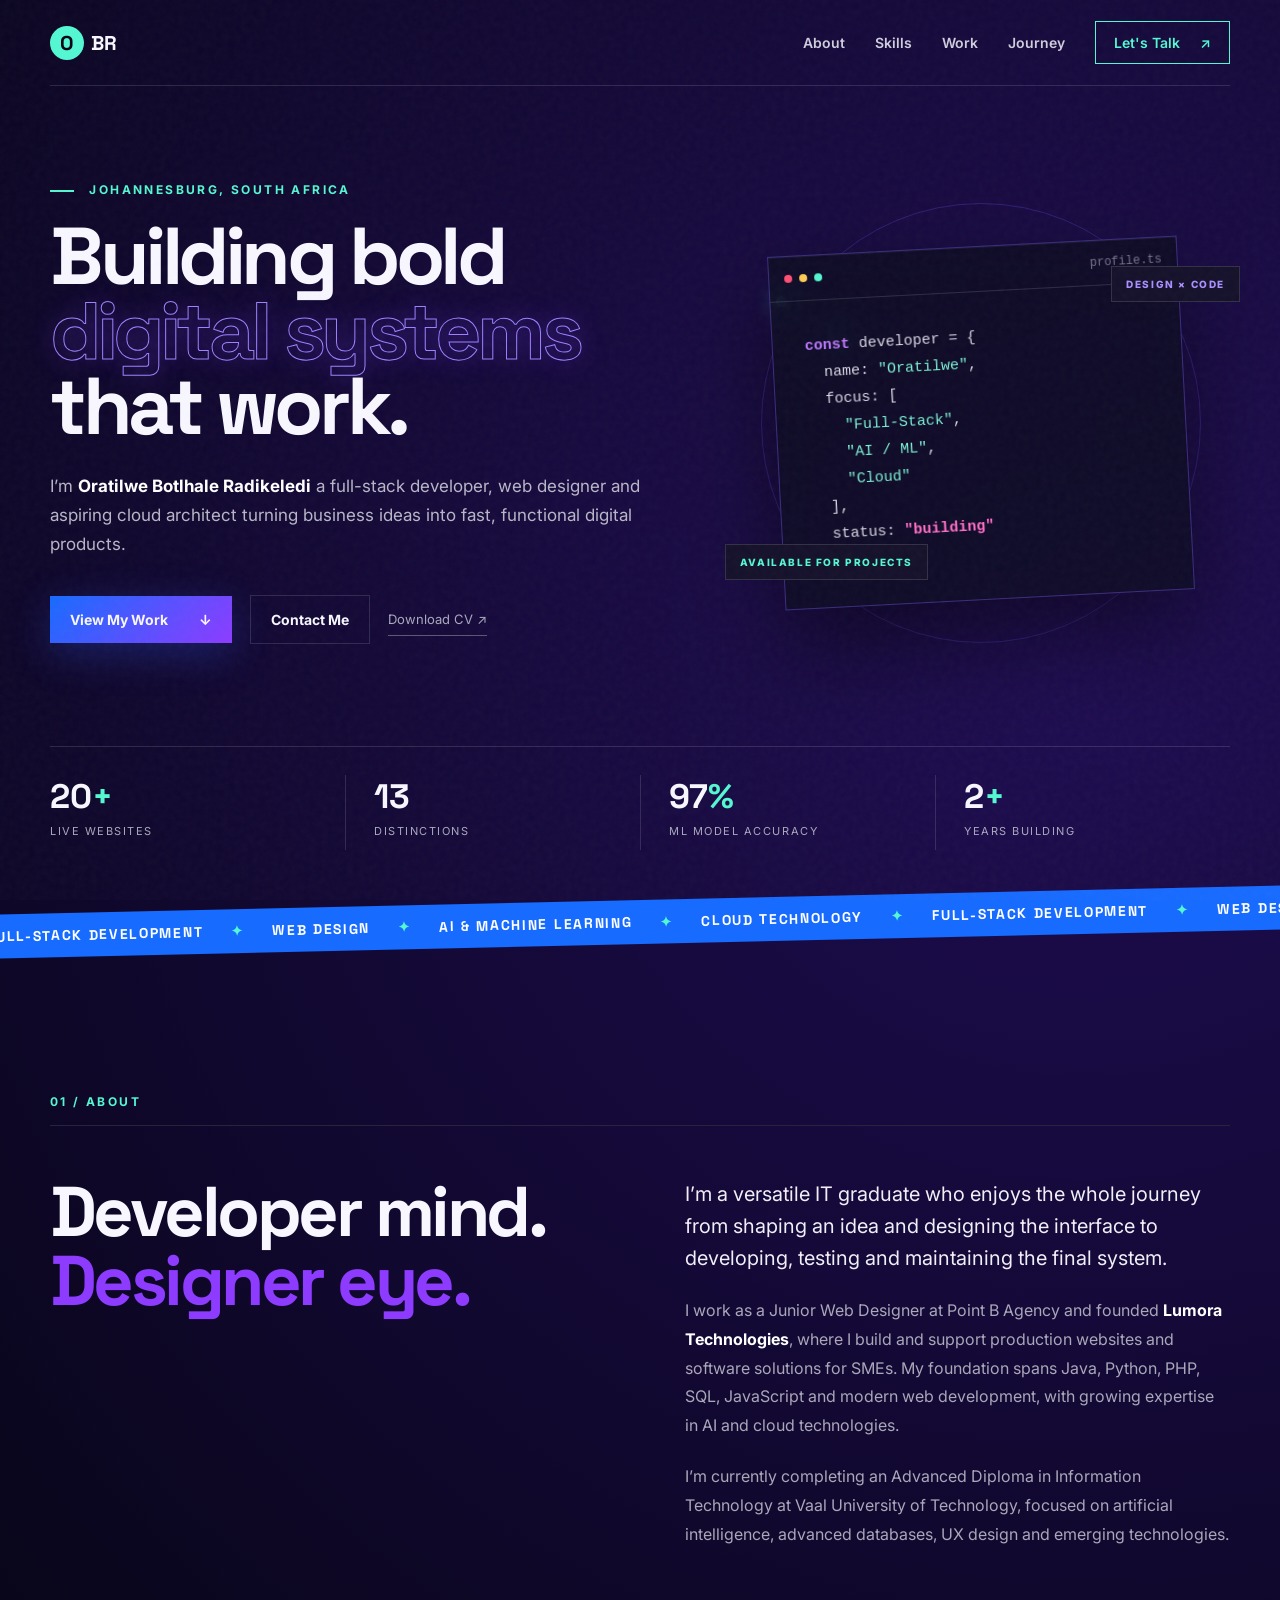
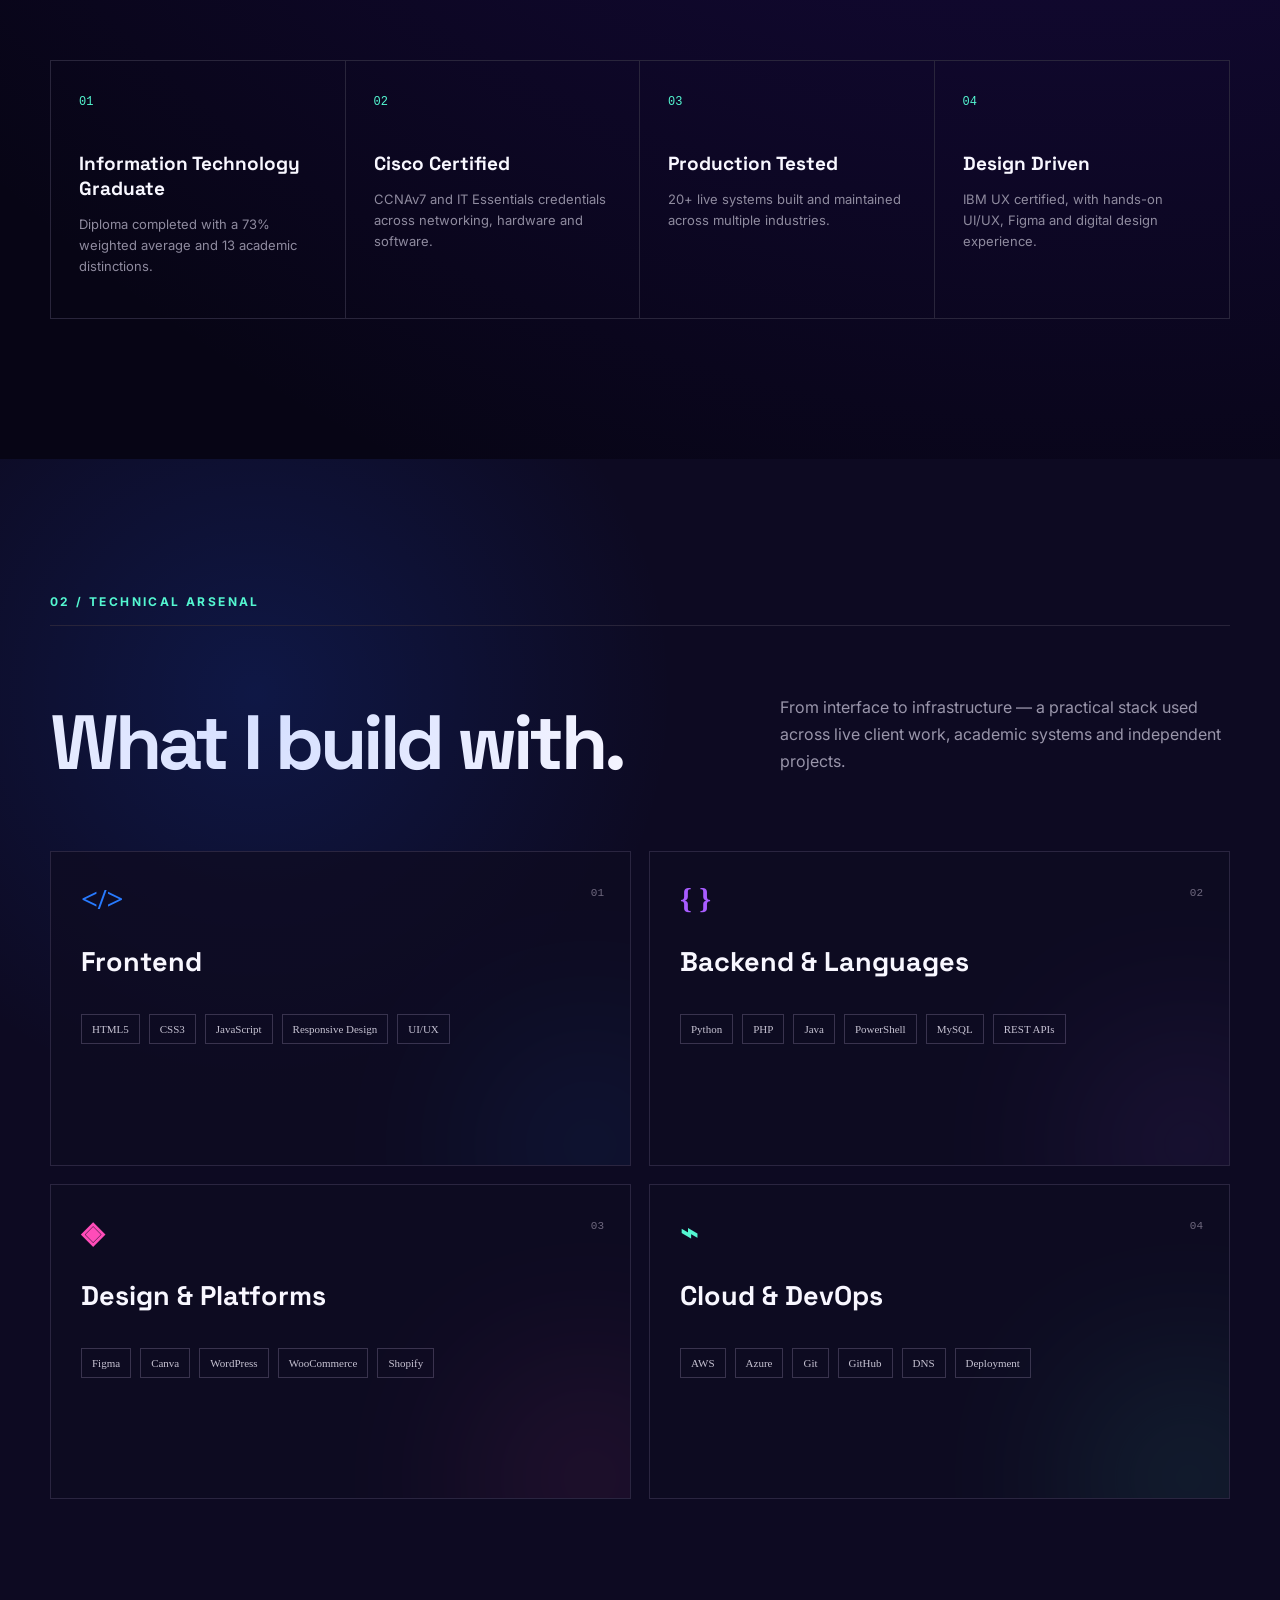
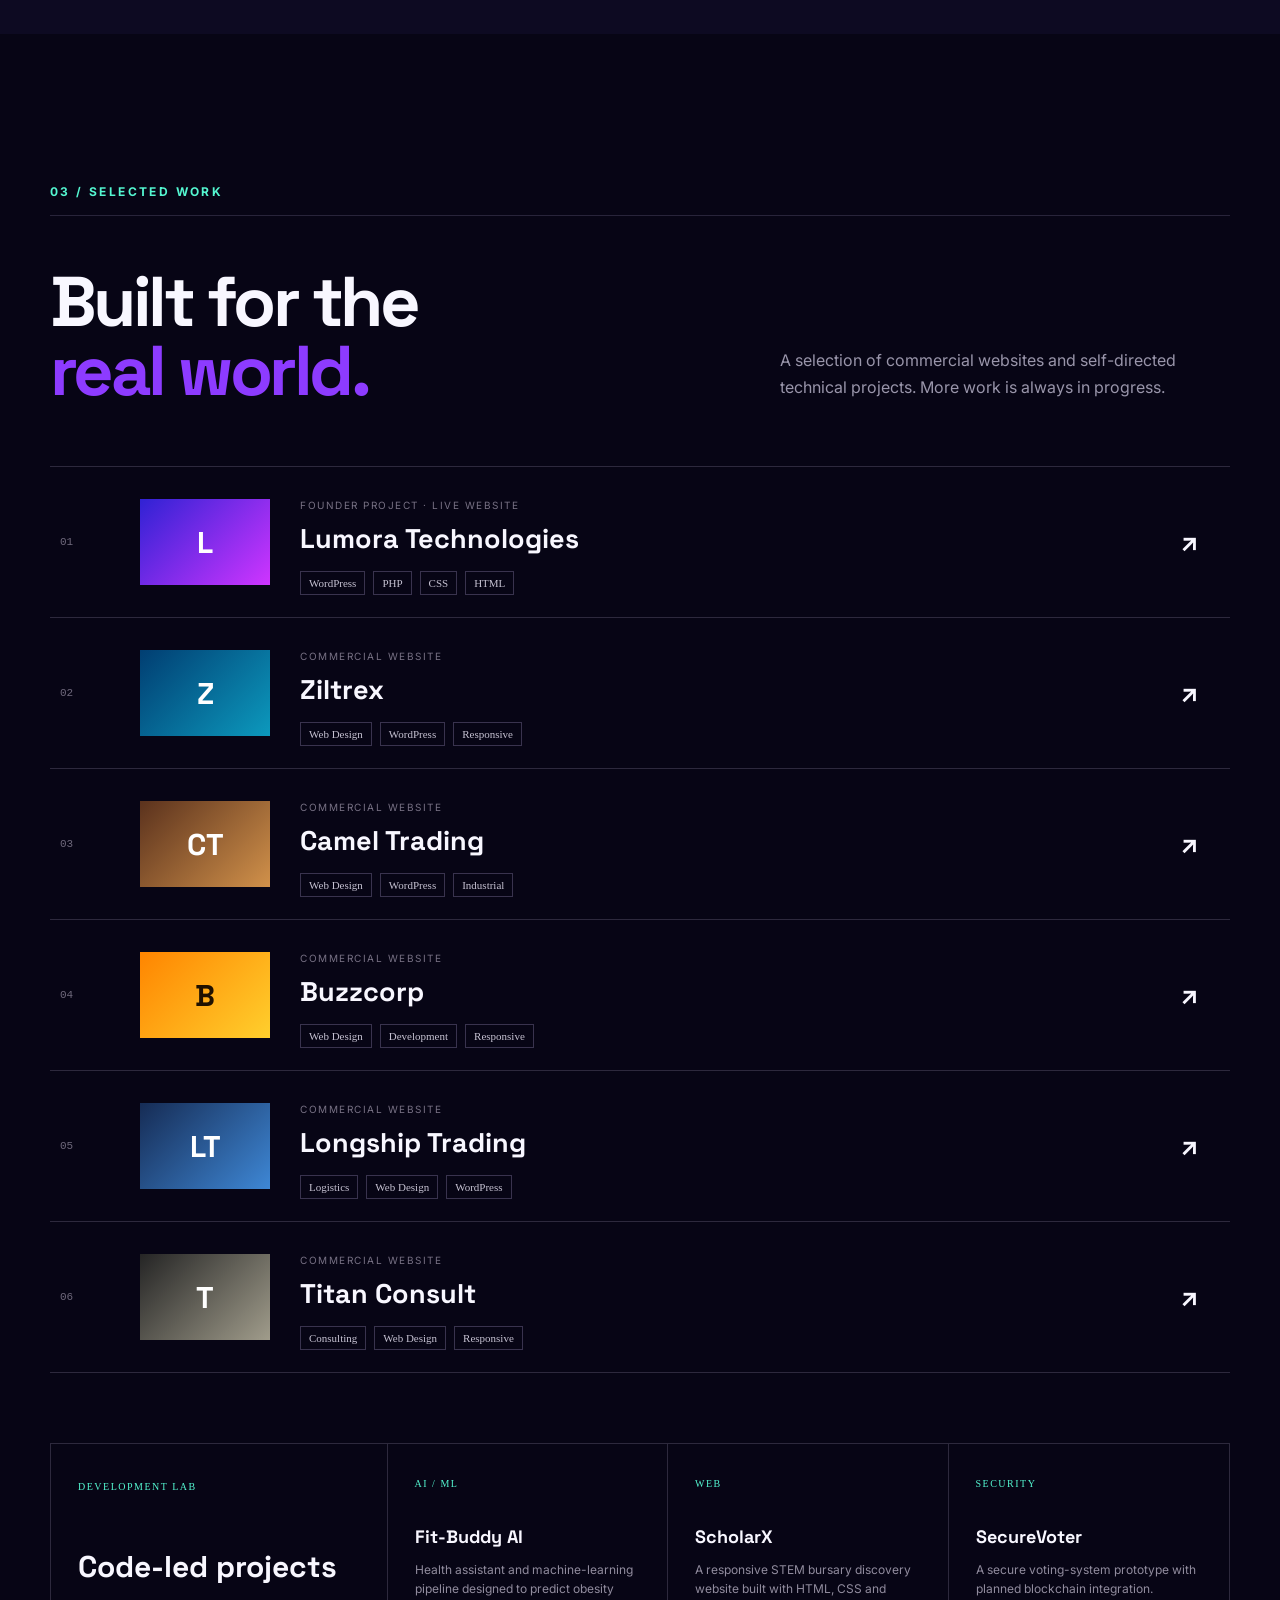
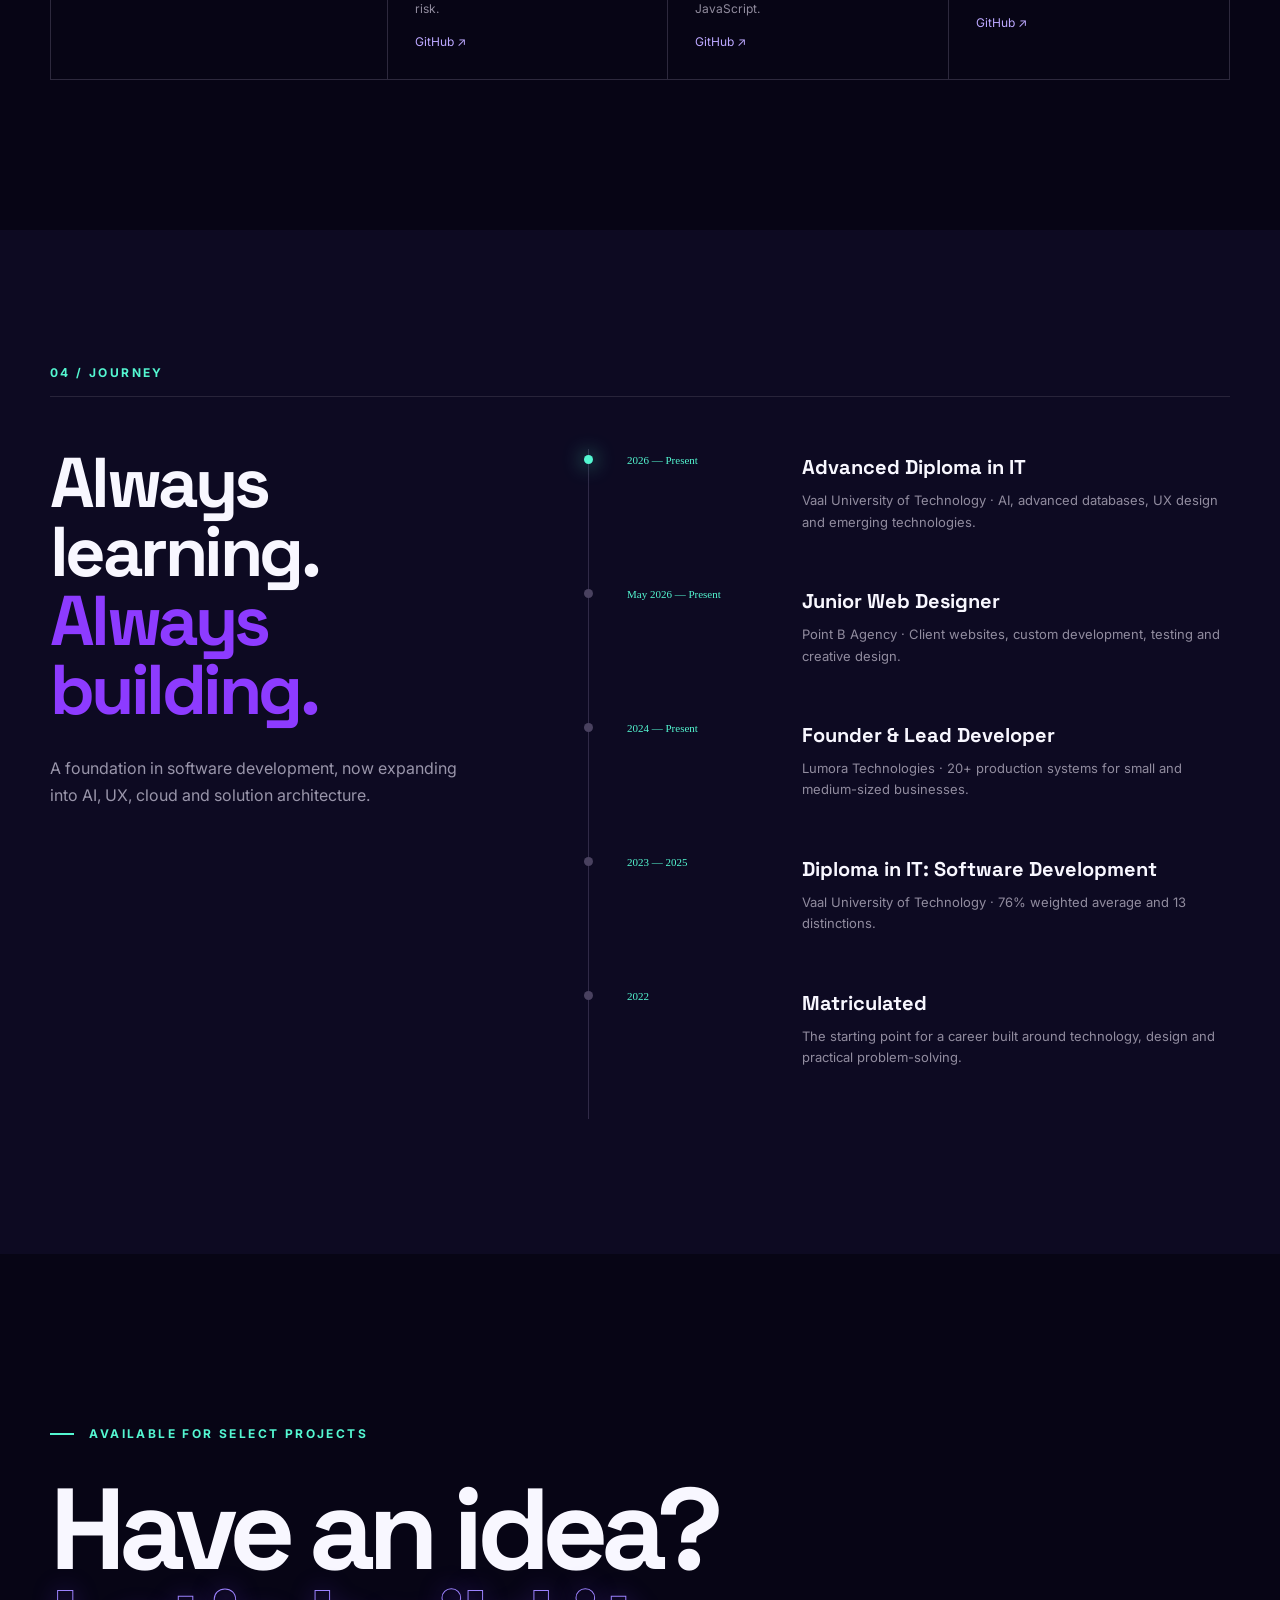
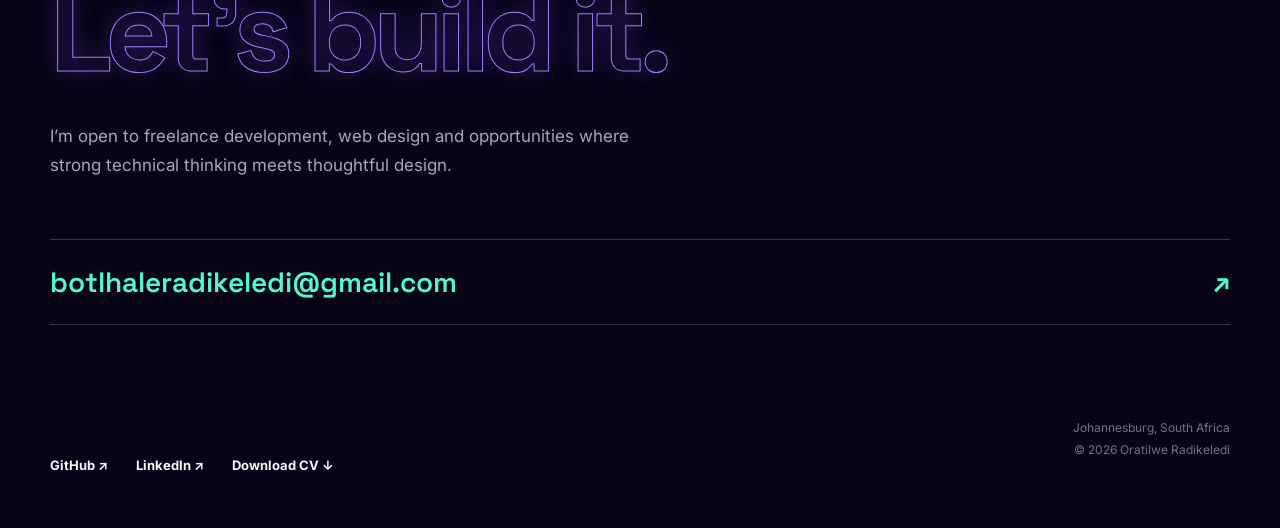
<file: index.html>
<!doctype html>
<html lang="en">
<head>
  <meta charset="utf-8">
  <meta name="viewport" content="width=device-width,initial-scale=1">
  <meta name="theme-color" content="#070515">
  <meta name="description" content="Portfolio of Oratilwe Botlhale Radikeledi — full-stack developer, web designer and aspiring cloud architect in Johannesburg.">
  <title>Oratilwe Radikeledi | Full-Stack Developer & Web Designer</title>
  <link rel="icon" type="image/svg+xml" href="data:image/svg+xml,%3Csvg xmlns='http://www.w3.org/2000/svg' viewBox='0 0 64 64'%3E%3Crect width='64' height='64' rx='14' fill='%23070515'/%3E%3Cpath d='M13 32 25 20v8h14v-8l12 12-12 12v-8H25v8Z' fill='%2354f7d1'/%3E%3C/svg%3E">
  <link rel="preconnect" href="https://fonts.googleapis.com">
  <link rel="preconnect" href="https://fonts.gstatic.com" crossorigin>
  <link href="https://fonts.googleapis.com/css2?family=Inter:wght@400;500;600;700;800;900&family=Space+Grotesk:wght@500;600;700&display=swap" rel="stylesheet">
  <link rel="stylesheet" href="styles.css">
</head>
<body>
  <div class="noise" aria-hidden="true"></div>
  <header class="site-header">
    <a class="brand" href="#top" aria-label="Oratilwe Radikeledi home"><span>O</span>BR</a>
    <button class="menu-toggle" aria-label="Open menu" aria-expanded="false"><i></i><i></i></button>
    <nav aria-label="Main navigation">
      <a href="#about">About</a><a href="#skills">Skills</a><a href="#work">Work</a><a href="#journey">Journey</a>
      <a class="nav-cta" href="#contact">Let's Talk <span>↗</span></a>
    </nav>
  </header>

  <main id="top">
    <section class="hero section-shell">
      <div class="hero-copy reveal">
        <p class="eyebrow"><span></span> Johannesburg, South Africa</p>
        <h1>Building bold<br><em>digital systems</em><br>that work.</h1>
        <p class="hero-intro">I’m <strong>Oratilwe Botlhale Radikeledi</strong> a full-stack developer, web designer and aspiring cloud architect turning business ideas into fast, functional digital products.</p>
        <div class="hero-actions">
          <a class="button primary" href="#work">View My Work <span>↓</span></a>
          <a class="button secondary" href="#contact">Contact Me</a>
          <a class="text-link" href="Oratilwe_CV.pdf" download>Download CV <span>↗</span></a>
        </div>
      </div>
      <div class="hero-visual reveal" aria-label="Code-inspired visual showing Oratilwe's roles">
        <div class="orbit orbit-one"></div><div class="orbit orbit-two"></div>
        <div class="code-card">
          <div class="window-dots"><i></i><i></i><i></i><span>profile.ts</span></div>
          <pre><code><b>const</b> developer = {
  name: <em>"Oratilwe"</em>,
  focus: [
    <em>"Full-Stack"</em>,
    <em>"AI / ML"</em>,
    <em>"Cloud"</em>
  ],
  status: <strong>"building"</strong>
};</code></pre>
        </div>
        <div class="float-label label-one">DESIGN × CODE</div>
        <div class="float-label label-two">AVAILABLE FOR PROJECTS</div>
      </div>
      <div class="stats reveal">
        <div><strong>20<span>+</span></strong><p>Live Websites</p></div>
        <div><strong>13</strong><p>Distinctions</p></div>
        <div><strong>97<span>%</span></strong><p>ML Model Accuracy</p></div>
        <div><strong>2<span>+</span></strong><p>Years Building</p></div>
      </div>
    </section>

    <section class="marquee" aria-label="Specialisms"><div>FULL-STACK DEVELOPMENT <span>✦</span> WEB DESIGN <span>✦</span> AI & MACHINE LEARNING <span>✦</span> CLOUD TECHNOLOGY <span>✦</span> FULL-STACK DEVELOPMENT <span>✦</span> WEB DESIGN <span>✦</span></div></section>

    <section id="about" class="about section-shell">
      <div class="section-kicker reveal">01 / About</div>
      <div class="about-grid">
        <h2 class="reveal">Developer mind.<br><span>Designer eye.</span></h2>
        <div class="about-copy reveal">
          <p class="lead">I’m a versatile IT graduate who enjoys the whole journey from shaping an idea and designing the interface to developing, testing and maintaining the final system.</p>
          <p>I work as a Junior Web Designer at Point B Agency and founded <strong>Lumora Technologies</strong>, where I build and support production websites and software solutions for SMEs. My foundation spans Java, Python, PHP, SQL, JavaScript and modern web development, with growing expertise in AI and cloud technologies.</p>
          <p>I’m currently completing an Advanced Diploma in Information Technology at Vaal University of Technology, focused on artificial intelligence, advanced databases, UX design and emerging technologies.</p>
        </div>
      </div>
      <div class="credential-grid reveal">
        <article><b>01</b><h3>Information Technology Graduate</h3><p>Diploma completed with a 73% weighted average and 13 academic distinctions.</p></article>
        <article><b>02</b><h3>Cisco Certified</h3><p>CCNAv7 and IT Essentials credentials across networking, hardware and software.</p></article>
        <article><b>03</b><h3>Production Tested</h3><p>20+ live systems built and maintained across multiple industries.</p></article>
        <article><b>04</b><h3>Design Driven</h3><p>IBM UX certified, with hands-on UI/UX, Figma and digital design experience.</p></article>
      </div>
    </section>

    <section id="skills" class="skills-section">
      <div class="section-shell">
        <div class="section-kicker light reveal">02 / Technical Arsenal</div>
        <div class="skills-heading reveal"><h2>What I build with.</h2><p>From interface to infrastructure — a practical stack used across live client work, academic systems and independent projects.</p></div>
        <div class="skills-grid">
          <article class="skill-card accent-blue reveal"><div class="skill-icon">&lt;/&gt;</div><p>01</p><h3>Frontend</h3><div class="tags"><span>HTML5</span><span>CSS3</span><span>JavaScript</span><span>Responsive Design</span><span>UI/UX</span></div></article>
          <article class="skill-card accent-purple reveal"><div class="skill-icon">{ }</div><p>02</p><h3>Backend & Languages</h3><div class="tags"><span>Python</span><span>PHP</span><span>Java</span><span>PowerShell</span><span>MySQL</span><span>REST APIs</span></div></article>
          <article class="skill-card accent-pink reveal"><div class="skill-icon">◈</div><p>03</p><h3>Design & Platforms</h3><div class="tags"><span>Figma</span><span>Canva</span><span>WordPress</span><span>WooCommerce</span><span>Shopify</span></div></article>
          <article class="skill-card accent-green reveal"><div class="skill-icon">⌁</div><p>04</p><h3>Cloud & DevOps</h3><div class="tags"><span>AWS</span><span>Azure</span><span>Git</span><span>GitHub</span><span>DNS</span><span>Deployment</span></div></article>
        </div>
      </div>
    </section>

    <section id="work" class="projects section-shell">
      <div class="section-kicker reveal">03 / Selected Work</div>
      <div class="projects-heading reveal"><h2>Built for the<br><span>real world.</span></h2><p>A selection of commercial websites and self-directed technical projects. More work is always in progress.</p></div>
      <div class="project-list">
        <a class="project featured reveal" href="https://lumoratechnologies.co.za/" target="_blank" rel="noopener"><div class="project-no">01</div><div class="project-art lumora"><span>L</span></div><div class="project-info"><p>Founder Project · Live Website</p><h3>Lumora Technologies</h3><div><span>WordPress</span><span>PHP</span><span>CSS</span><span>HTML</span></div></div><b>↗</b></a>
        <a class="project reveal" href="https://ziltrex.co.za/" target="_blank" rel="noopener"><div class="project-no">02</div><div class="project-art ziltrex"><span>Z</span></div><div class="project-info"><p>Commercial Website</p><h3>Ziltrex</h3><div><span>Web Design</span><span>WordPress</span><span>Responsive</span></div></div><b>↗</b></a>
        <a class="project reveal" href="https://camel-trading.co.za/" target="_blank" rel="noopener"><div class="project-no">03</div><div class="project-art camel"><span>CT</span></div><div class="project-info"><p>Commercial Website</p><h3>Camel Trading</h3><div><span>Web Design</span><span>WordPress</span><span>Industrial</span></div></div><b>↗</b></a>
        <a class="project reveal" href="https://buzzcorp.co.za/" target="_blank" rel="noopener"><div class="project-no">04</div><div class="project-art buzz"><span>B</span></div><div class="project-info"><p>Commercial Website</p><h3>Buzzcorp</h3><div><span>Web Design</span><span>Development</span><span>Responsive</span></div></div><b>↗</b></a>
        <a class="project reveal" href="https://longshiptrading.co.za/" target="_blank" rel="noopener"><div class="project-no">05</div><div class="project-art longship"><span>LT</span></div><div class="project-info"><p>Commercial Website</p><h3>Longship Trading</h3><div><span>Logistics</span><span>Web Design</span><span>WordPress</span></div></div><b>↗</b></a>
        <a class="project reveal" href="https://titanconsult.co.uk/" target="_blank" rel="noopener"><div class="project-no">06</div><div class="project-art titan"><span>T</span></div><div class="project-info"><p>Commercial Website</p><h3>Titan Consult</h3><div><span>Consulting</span><span>Web Design</span><span>Responsive</span></div></div><b>↗</b></a>
      </div>
      <div class="lab-projects reveal">
        <div class="lab-title"><p>Development Lab</p><h3>Code-led projects</h3></div>
        <article><span>AI / ML</span><h4>Fit-Buddy AI</h4><p>Health assistant and machine-learning pipeline designed to predict obesity risk.</p><a href="https://github.com/OratilweBotlhale" target="_blank" rel="noopener">GitHub ↗</a></article>
        <article><span>WEB</span><h4>ScholarX</h4><p>A responsive STEM bursary discovery website built with HTML, CSS and JavaScript.</p><a href="https://github.com/OratilweBotlhale" target="_blank" rel="noopener">GitHub ↗</a></article>
        <article><span>SECURITY</span><h4>SecureVoter</h4><p>A secure voting-system prototype with planned blockchain integration.</p><a href="https://github.com/OratilweBotlhale" target="_blank" rel="noopener">GitHub ↗</a></article>
      </div>
    </section>

    <section id="journey" class="journey">
      <div class="section-shell">
        <div class="section-kicker light reveal">04 / Journey</div>
        <div class="journey-grid">
          <div class="journey-title reveal"><h2>Always learning.<br><span>Always building.</span></h2><p>A foundation in software development, now expanding into AI, UX, cloud and solution architecture.</p></div>
          <div class="timeline">
            <article class="reveal active"><time>2026 — Present</time><div><h3>Advanced Diploma in IT</h3><p>Vaal University of Technology · AI, advanced databases, UX design and emerging technologies.</p></div></article>
            <article class="reveal"><time>May 2026 — Present</time><div><h3>Junior Web Designer</h3><p>Point B Agency · Client websites, custom development, testing and creative design.</p></div></article>
            <article class="reveal"><time>2024 — Present</time><div><h3>Founder & Lead Developer</h3><p>Lumora Technologies · 20+ production systems for small and medium-sized businesses.</p></div></article>
            <article class="reveal"><time>2023 — 2025</time><div><h3>Diploma in IT: Software Development</h3><p>Vaal University of Technology · 76% weighted average and 13 distinctions.</p></div></article>
            <article class="reveal"><time>2022</time><div><h3>Matriculated</h3><p>The starting point for a career built around technology, design and practical problem-solving.</p></div></article>
          </div>
        </div>
      </div>
    </section>

    <section id="contact" class="contact section-shell">
      <p class="eyebrow reveal"><span></span> Available for select projects</p>
      <h2 class="reveal">Have an idea?<br><em>Let’s build it.</em></h2>
      <p class="contact-copy reveal">I’m open to freelance development, web design and opportunities where strong technical thinking meets thoughtful design.</p>
      <a class="email-link reveal" href="mailto:botlhaleradikeledi@gmail.com">botlhaleradikeledi@gmail.com <span>↗</span></a>
      <div class="contact-bottom reveal">
        <div><a href="https://github.com/OratilweBotlhale" target="_blank" rel="noopener">GitHub ↗</a><a href="https://www.linkedin.com/in/oratilwe-botlhale-radikeledi-1a133b292/" target="_blank" rel="noopener">LinkedIn ↗</a><a href="Oratilwe_CV.pdf" download>Download CV ↓</a></div>
        <p>Johannesburg, South Africa<br>© 2026 Oratilwe Radikeledi</p>
      </div>
    </section>
  </main>
  <script src="script.js"></script>
</body>
</html>
</file>
<file: styles.css>
:root{--bg:#070515;--ink:#f8f7ff;--muted:#aaa8bd;--blue:#176bff;--cyan:#54f7d1;--purple:#8d3bff;--pink:#ff3eb5;--line:rgba(255,255,255,.13);--shell:min(1180px,calc(100vw - 48px));font-family:Inter,system-ui,sans-serif;color:var(--ink);background:var(--bg);scroll-behavior:smooth}*{box-sizing:border-box}body{margin:0;overflow-x:hidden;background:radial-gradient(circle at 85% 9%,rgba(80,28,214,.32),transparent 25%),var(--bg);color:var(--ink)}a{color:inherit;text-decoration:none}.noise{position:fixed;inset:0;opacity:.045;pointer-events:none;z-index:10;background-image:url("data:image/svg+xml,%3Csvg viewBox='0 0 160 160' xmlns='http://www.w3.org/2000/svg'%3E%3Cfilter id='n'%3E%3CfeTurbulence type='fractalNoise' baseFrequency='.9' numOctaves='3' stitchTiles='stitch'/%3E%3C/filter%3E%3Crect width='100%25' height='100%25' filter='url(%23n)' opacity='.8'/%3E%3C/svg%3E")}.section-shell{width:var(--shell);margin-inline:auto}.site-header{height:86px;width:var(--shell);margin:auto;display:flex;align-items:center;justify-content:space-between;border-bottom:1px solid var(--line);position:relative;z-index:20}.brand{font:800 20px Space Grotesk}.brand span{display:inline-grid;place-items:center;width:34px;height:34px;background:var(--cyan);color:var(--bg);border-radius:50%;margin-right:7px}.site-header nav{display:flex;gap:30px;align-items:center;font-size:14px;font-weight:600}.site-header nav a:not(.nav-cta){color:#cfccdc}.site-header nav a:hover{color:var(--cyan)}.nav-cta{padding:12px 18px;border:1px solid var(--cyan);color:var(--cyan)}.nav-cta span{margin-left:16px}.menu-toggle{display:none;background:none;border:0}.hero{min-height:calc(100vh - 86px);padding:84px 0 50px;display:grid;grid-template-columns:1.12fr .88fr;gap:50px;position:relative}.eyebrow,.section-kicker{text-transform:uppercase;letter-spacing:.2em;font-size:12px;font-weight:700;color:var(--cyan)}.eyebrow span{display:inline-block;width:24px;height:2px;background:var(--cyan);vertical-align:middle;margin-right:10px}.hero h1{font:700 clamp(56px,6.3vw,92px)/.93 Space Grotesk;margin:22px 0 28px;letter-spacing:-.055em}.hero h1 em,.contact h2 em{font-style:normal;color:transparent;-webkit-text-stroke:1px #9c82ff;text-shadow:0 0 26px rgba(124,62,255,.25)}.hero-intro{font-size:17px;line-height:1.7;color:#b9b6c8;max-width:650px}.hero-intro strong{color:#fff}.hero-actions{display:flex;align-items:center;gap:18px;margin-top:36px;flex-wrap:wrap}.button{padding:15px 20px;font-weight:700;font-size:14px}.button.primary{background:linear-gradient(135deg,var(--blue),var(--purple));box-shadow:0 10px 40px rgba(45,88,255,.28)}.button.primary span{margin-left:28px}.button.secondary{border:1px solid var(--line)}.text-link{font-size:13px;color:var(--muted);border-bottom:1px solid #5c5870;padding:8px 0}.hero-visual{position:relative;min-height:500px;display:grid;place-items:center}.orbit{position:absolute;border:1px solid rgba(112,80,255,.28);border-radius:50%}.orbit-one{width:440px;height:440px;animation:spin 18s linear infinite}.orbit-two{width:320px;height:320px;border-style:dashed;animation:spin 12s linear reverse infinite}.orbit:after{content:"";position:absolute;top:21%;left:3%;width:11px;height:11px;background:var(--cyan);border-radius:50%;box-shadow:0 0 22px var(--cyan)}@keyframes spin{to{transform:rotate(360deg)}}.code-card{width:min(410px,92%);background:rgba(13,11,33,.83);border:1px solid rgba(124,92,255,.4);box-shadow:0 40px 90px rgba(0,0,0,.5),inset 0 1px rgba(255,255,255,.05);backdrop-filter:blur(16px);transform:rotate(-3deg);z-index:2}.window-dots{height:45px;border-bottom:1px solid var(--line);display:flex;align-items:center;padding:0 15px;gap:7px;font:12px monospace;color:#77728d}.window-dots i{width:8px;height:8px;border-radius:50%;background:#ff4f73}.window-dots i:nth-child(2){background:#ffcc55}.window-dots i:nth-child(3){background:var(--cyan)}.window-dots span{margin-left:auto}.code-card pre{margin:0;padding:32px;font:15px/1.8 ui-monospace,SFMono-Regular,monospace;color:#dad8e6}.code-card b{color:#bd78ff}.code-card em{color:#7df2d7;font-style:normal}.code-card strong{color:#ff6ec6}.float-label{position:absolute;z-index:3;font-size:10px;font-weight:800;letter-spacing:.16em;padding:11px 14px;background:#15112b;border:1px solid var(--line)}.label-one{top:19%;right:-10px;color:#a990ff}.label-two{bottom:19%;left:-8px;color:var(--cyan)}.stats{grid-column:1/-1;border-top:1px solid var(--line);display:grid;grid-template-columns:repeat(4,1fr);padding-top:28px;margin-top:20px}.stats div{padding-left:28px;border-left:1px solid var(--line)}.stats div:first-child{padding-left:0;border:0}.stats strong{font:700 34px Space Grotesk}.stats strong span{color:var(--cyan)}.stats p{font-size:11px;color:var(--muted);text-transform:uppercase;letter-spacing:.14em;margin:6px 0}.marquee{overflow:hidden;background:var(--blue);transform:rotate(-1.3deg);width:102%;margin-left:-1%;padding:13px 0;color:#fff}.marquee div{white-space:nowrap;font:800 14px Space Grotesk;letter-spacing:.12em;animation:marquee 28s linear infinite}.marquee span{color:var(--cyan);margin:0 22px}@keyframes marquee{to{transform:translateX(-50%)}}.about{padding:150px 0 140px}.section-kicker{border-bottom:1px solid #28243a;padding-bottom:16px;margin-bottom:52px}.about-grid{display:grid;grid-template-columns:1fr 1fr;gap:90px}.about h2,.projects h2,.journey h2{font:700 clamp(46px,5.5vw,76px)/.98 Space Grotesk;letter-spacing:-.05em;margin:0}.about h2 span,.projects h2 span,.journey h2 span{color:var(--purple)}.about-copy p{color:#aaa7b8;line-height:1.8;margin:0 0 22px}.about-copy .lead{color:#f0eef7;font-size:20px;line-height:1.6}.about-copy strong{color:#fff}.credential-grid{display:grid;grid-template-columns:repeat(4,1fr);margin-top:90px;border:1px solid #29253b}.credential-grid article{padding:28px;border-right:1px solid #29253b;min-height:205px}.credential-grid article:last-child{border:0}.credential-grid b{font:12px monospace;color:var(--cyan)}.credential-grid h3{font:700 19px Space Grotesk;margin:42px 0 10px}.credential-grid p{font-size:13px;line-height:1.6;color:#8f8b9f}.skills-section,.journey{background:#0d0a22;padding:135px 0;position:relative}.skills-section:before{content:"";position:absolute;inset:0;background:radial-gradient(circle at 20% 20%,rgba(25,94,255,.16),transparent 30%);pointer-events:none}.section-kicker.light{position:relative}.skills-heading,.projects-heading{display:flex;align-items:flex-end;justify-content:space-between;margin-bottom:60px;gap:40px}.skills-heading h2{font:700 clamp(46px,6vw,78px) Space Grotesk;margin:0;letter-spacing:-.05em}.skills-heading p,.projects-heading>p{max-width:450px;line-height:1.7;color:#9995aa}.skills-grid{display:grid;grid-template-columns:repeat(2,1fr);gap:18px;position:relative}.skill-card{min-height:315px;padding:30px;background:rgba(14,11,33,.75);border:1px solid #2a2540;position:relative;overflow:hidden;transition:.3s}.skill-card:hover{transform:translateY(-5px);border-color:var(--accent)}.skill-card:after{content:"";position:absolute;width:180px;height:180px;border-radius:50%;background:var(--accent);filter:blur(95px);opacity:.17;right:-50px;bottom:-70px}.skill-card>p{font:11px monospace;color:#6e687e;position:absolute;right:26px;top:24px}.skill-card h3{font:700 27px Space Grotesk;margin:28px 0 35px}.skill-icon{font:700 30px ui-monospace;color:var(--accent)}.tags{display:flex;flex-wrap:wrap;gap:9px}.tags span,.project-info div span{border:1px solid #39334e;padding:8px 10px;font:11px ui-monospace;color:#c6c2d2}.accent-blue{--accent:#287bff}.accent-purple{--accent:#a85cff}.accent-pink{--accent:#ff4cb8}.accent-green{--accent:#54f7d1}.projects{padding:150px 0}.projects-heading>p{margin-bottom:5px}.project-list{border-top:1px solid #2d293d}.project{display:grid;grid-template-columns:50px 130px 1fr 40px;align-items:center;gap:30px;padding:22px 10px;border-bottom:1px solid #2d293d;transition:.3s}.project:hover{background:#0e0b22;padding-inline:20px}.project:hover>b{transform:rotate(45deg);color:var(--cyan)}.project-no{font:11px monospace;color:#6f697c}.project-art{height:86px;display:grid;place-items:center;overflow:hidden;font:800 30px Space Grotesk;color:#fff}.project-art span{transition:.3s}.project:hover .project-art span{transform:scale(1.13)}.lumora{background:linear-gradient(135deg,#3022d4,#cf35ff)}.ziltrex{background:linear-gradient(135deg,#013e72,#0c99bd)}.camel{background:linear-gradient(135deg,#5b321d,#d1914a)}.buzz{background:linear-gradient(135deg,#ff8500,#ffcf2d);color:#201100}.longship{background:linear-gradient(135deg,#162c55,#3e87d5)}.titan{background:linear-gradient(135deg,#252525,#a09c8b)}.project-info>p{text-transform:uppercase;letter-spacing:.15em;font-size:10px;color:#777184}.project-info h3{font:700 27px Space Grotesk;margin:8px 0 15px}.project-info div{display:flex;gap:8px;flex-wrap:wrap}.project-info div span{padding:5px 8px}.project>b{font-size:25px;transition:.3s}.lab-projects{margin-top:70px;display:grid;grid-template-columns:1.2fr repeat(3,1fr);border:1px solid #2d293d}.lab-projects>div,.lab-projects article{padding:27px;border-right:1px solid #2d293d;min-height:235px}.lab-projects article:last-child{border:0}.lab-title p,.lab-projects article>span{font:10px ui-monospace;color:var(--cyan);letter-spacing:.15em;text-transform:uppercase}.lab-title h3{font:700 30px Space Grotesk;margin-top:55px}.lab-projects h4{font:700 18px Space Grotesk;margin:34px 0 10px}.lab-projects article p{font-size:12px;line-height:1.6;color:#918c9e}.lab-projects article a{font-size:12px;color:#bca8ff}.journey-grid{display:grid;grid-template-columns:.8fr 1.2fr;gap:110px}.journey-title{position:sticky;top:110px;height:max-content}.journey-title p{color:#9995aa;line-height:1.7;max-width:420px;margin-top:30px}.timeline{border-left:1px solid #302a47}.timeline article{display:grid;grid-template-columns:150px 1fr;gap:25px;padding:5px 0 50px 38px;position:relative}.timeline article:before{content:"";position:absolute;left:-5px;top:6px;width:9px;height:9px;background:#49415f;border-radius:50%}.timeline article.active:before{background:var(--cyan);box-shadow:0 0 20px var(--cyan)}.timeline time{font:11px ui-monospace;color:var(--cyan)}.timeline h3{font:700 20px Space Grotesk;margin:0 0 10px}.timeline p{font-size:13px;line-height:1.65;color:#918c9f;margin:0}.contact{padding:160px 0 55px}.contact h2{font:700 clamp(64px,9vw,126px)/.89 Space Grotesk;letter-spacing:-.065em;margin:38px 0}.contact-copy{max-width:600px;color:#aaa6b8;line-height:1.7;font-size:17px}.email-link{display:flex;justify-content:space-between;align-items:center;margin-top:60px;padding:24px 0;border-top:1px solid #373147;border-bottom:1px solid #373147;font:600 clamp(17px,2.2vw,28px) Space Grotesk;color:var(--cyan)}.contact-bottom{display:flex;justify-content:space-between;margin-top:80px;align-items:flex-end}.contact-bottom div{display:flex;gap:28px;font-size:13px;font-weight:700}.contact-bottom p{text-align:right;font-size:12px;line-height:1.8;color:#767182}.reveal{opacity:0;transform:translateY(24px);transition:opacity .75s ease,transform .75s ease}.reveal.visible{opacity:1;transform:none}@media (max-width:900px){:root{--shell:min(100% - 32px,720px)}.site-header nav{position:absolute;top:86px;left:-16px;right:-16px;padding:30px;display:none;flex-direction:column;background:#0d0a22;border-bottom:1px solid var(--line)}.site-header nav.open{display:flex}.menu-toggle{display:grid;gap:6px;padding:12px}.menu-toggle i{display:block;width:25px;height:2px;background:#fff}.hero{grid-template-columns:1fr;padding-top:65px}.hero-visual{min-height:430px}.stats{grid-template-columns:repeat(2,1fr);gap:25px}.stats div:nth-child(3){padding-left:0;border:0}.about-grid,.journey-grid{grid-template-columns:1fr;gap:45px}.credential-grid{grid-template-columns:repeat(2,1fr)}.credential-grid article:nth-child(2){border-right:0}.credential-grid article:nth-child(-n+2){border-bottom:1px solid #29253b}.skills-heading,.projects-heading{align-items:flex-start;flex-direction:column}.lab-projects{grid-template-columns:1fr 1fr}.lab-projects>div,.lab-projects article:nth-child(2){border-bottom:1px solid #2d293d}.lab-projects article:nth-child(2){border-right:0}.journey-title{position:static}.timeline article{grid-template-columns:120px 1fr}}@media(max-width:600px){.site-header{height:72px}.hero{padding-top:52px;min-height:auto}.hero h1{font-size:49px}.hero-intro{font-size:15px}.hero-visual{min-height:350px}.orbit-one{width:320px;height:320px}.orbit-two{width:240px;height:240px}.code-card pre{font-size:12px;padding:25px}.label-one{right:0}.label-two{left:0}.stats{padding-bottom:30px}.stats strong{font-size:28px}.about,.projects{padding:100px 0}.about h2,.projects h2,.journey h2{font-size:46px}.credential-grid,.skills-grid{grid-template-columns:1fr}.credential-grid article{border-right:0;border-bottom:1px solid #29253b}.skills-section,.journey{padding:95px 0}.skill-card{min-height:275px}.project{grid-template-columns:35px 72px 1fr 20px;gap:12px;padding-inline:0}.project-art{height:70px;font-size:20px}.project-info h3{font-size:20px}.project-info div{display:none}.lab-projects{grid-template-columns:1fr}.lab-projects>div,.lab-projects article{border-right:0;border-bottom:1px solid #2d293d}.timeline article{grid-template-columns:1fr;padding-left:28px}.contact{padding-top:110px}.contact h2{font-size:64px}.contact-bottom{align-items:flex-start;flex-direction:column;gap:40px}.contact-bottom div{flex-wrap:wrap}.contact-bottom p{text-align:left}.email-link{font-size:15px;overflow-wrap:anywhere}.float-label{font-size:8px}}
</file>
